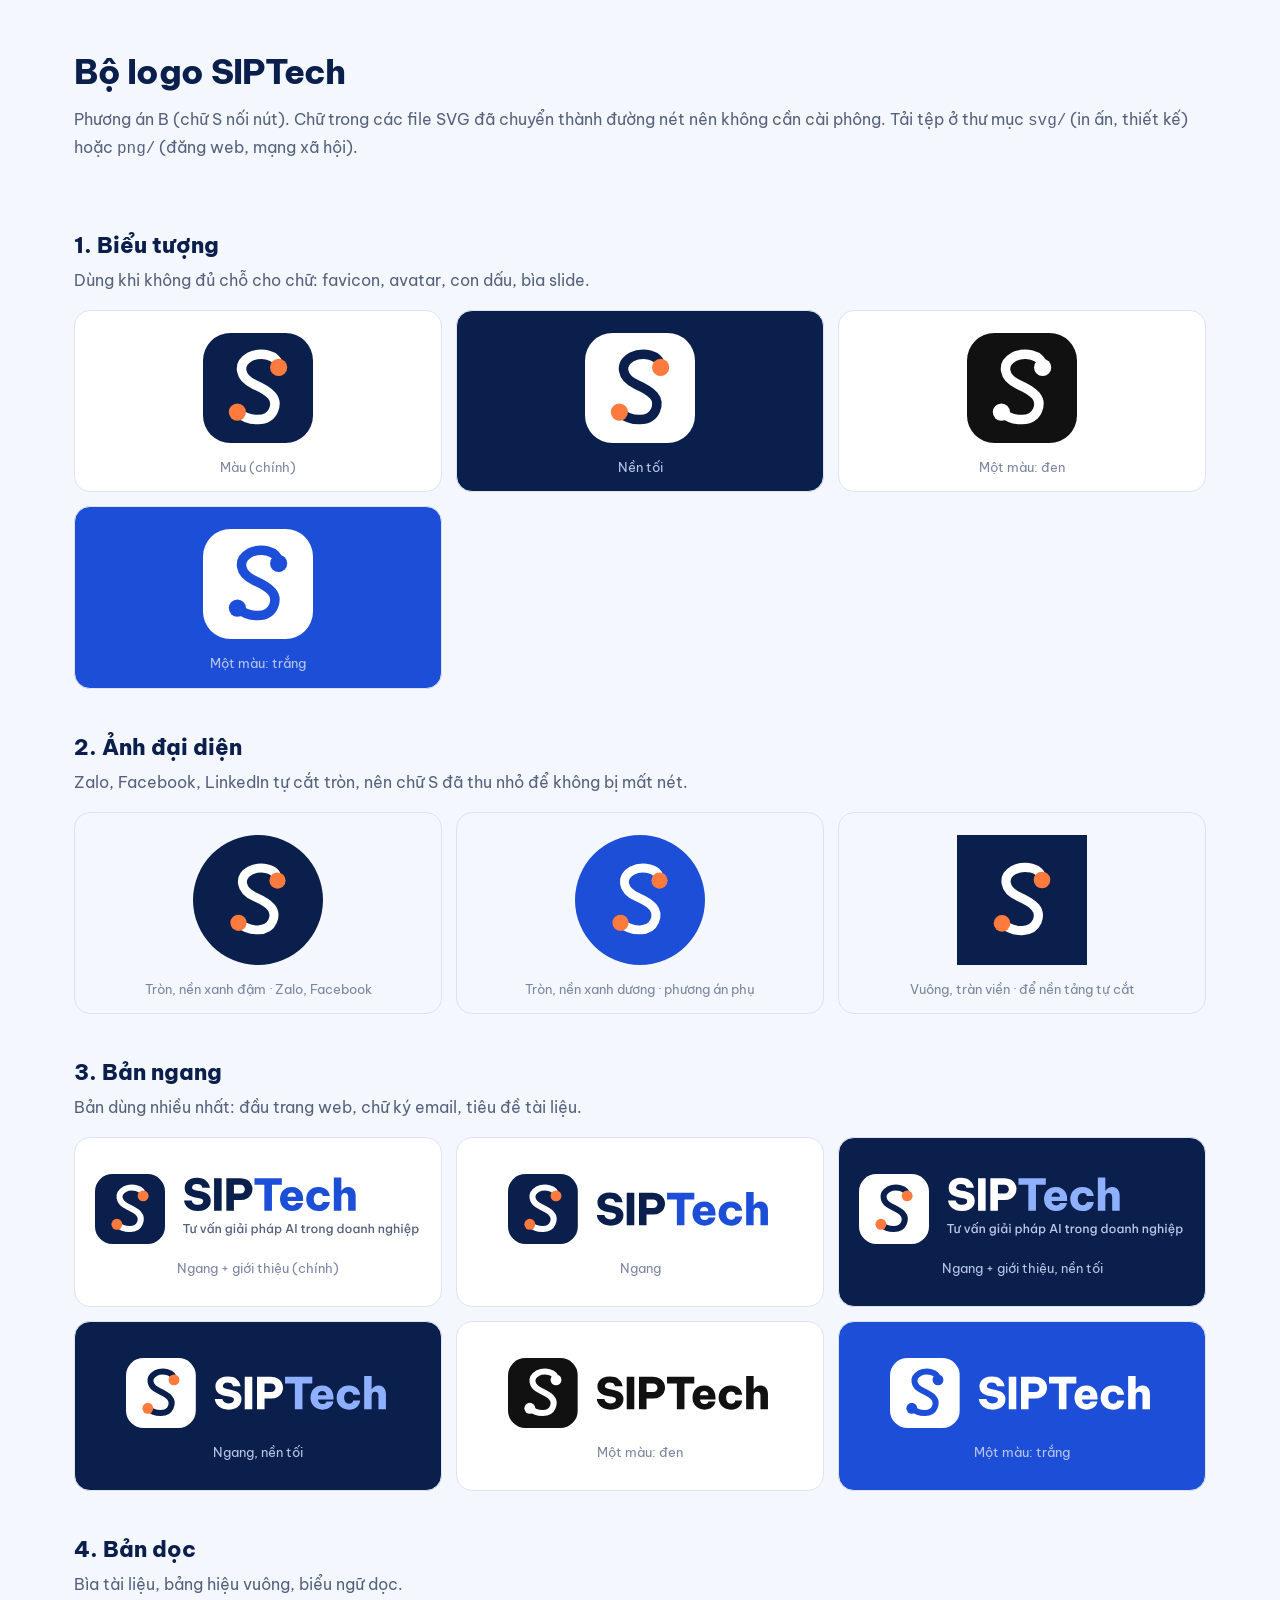
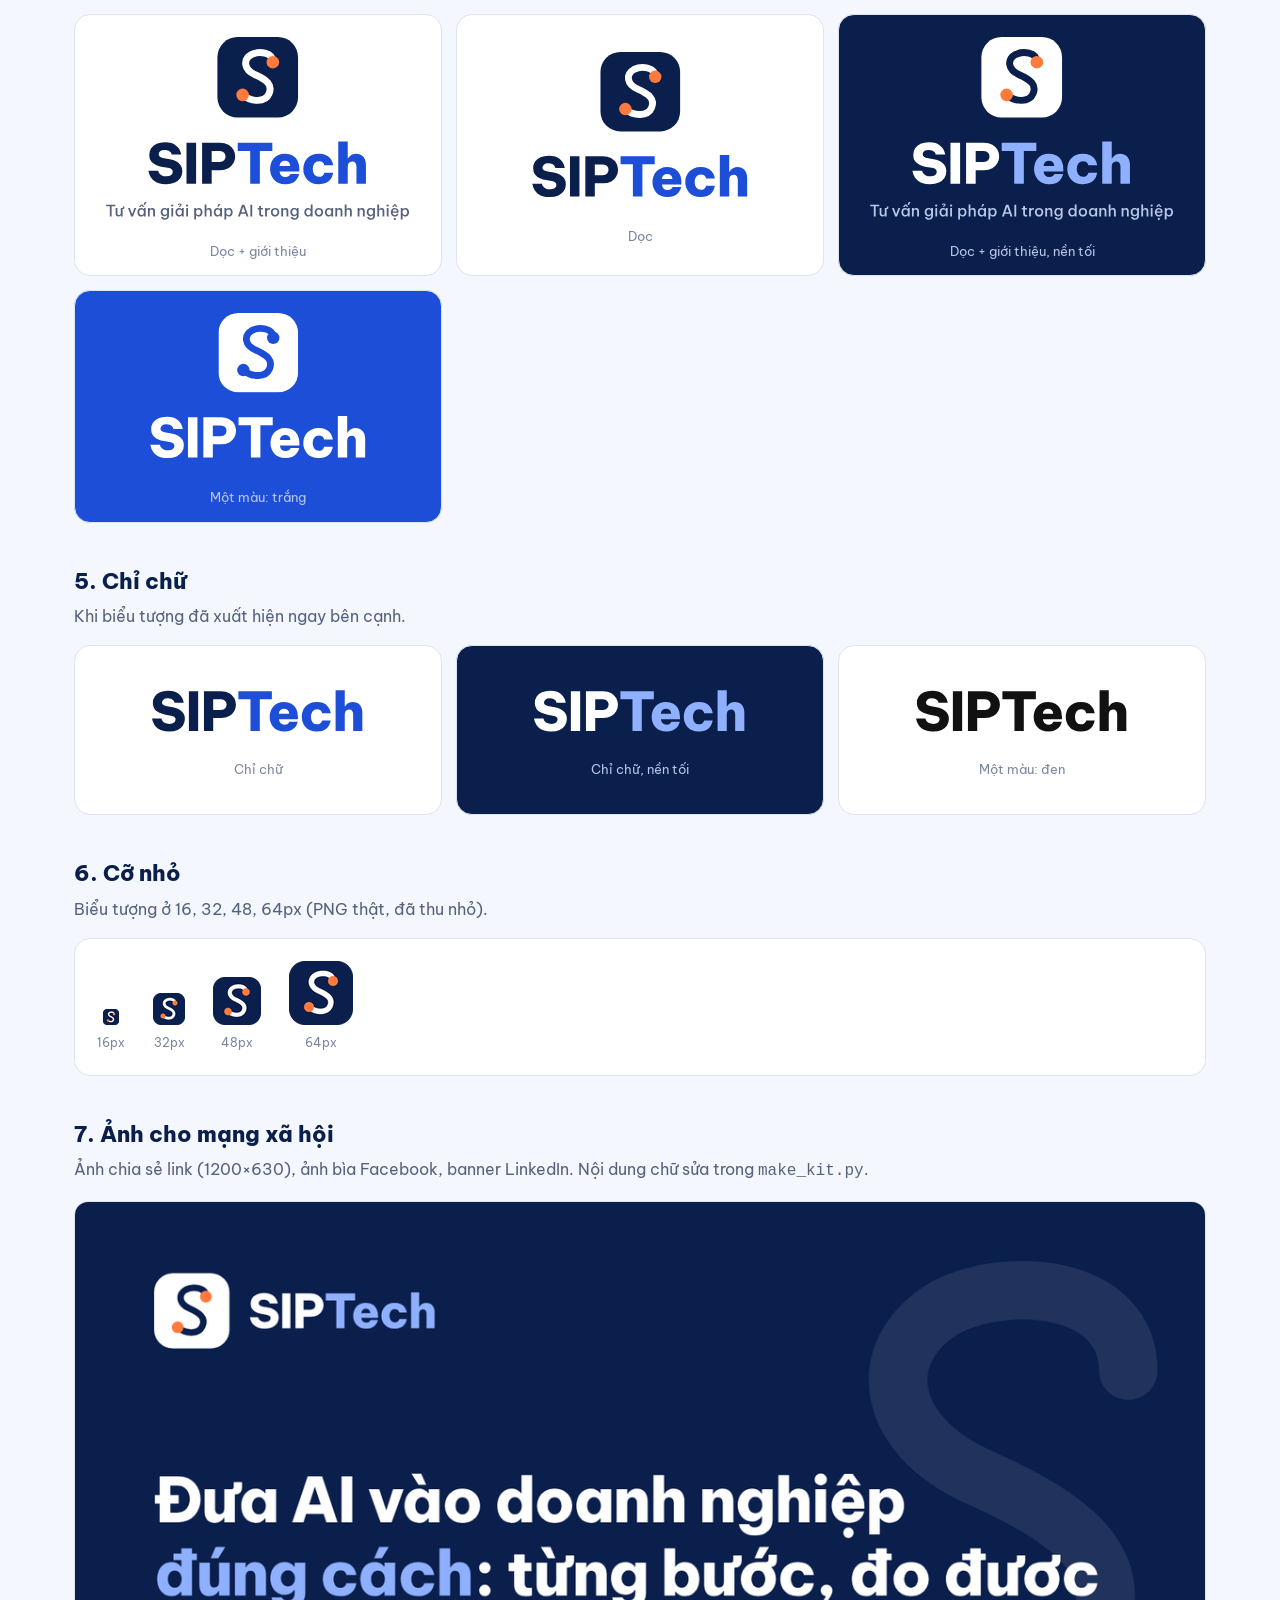
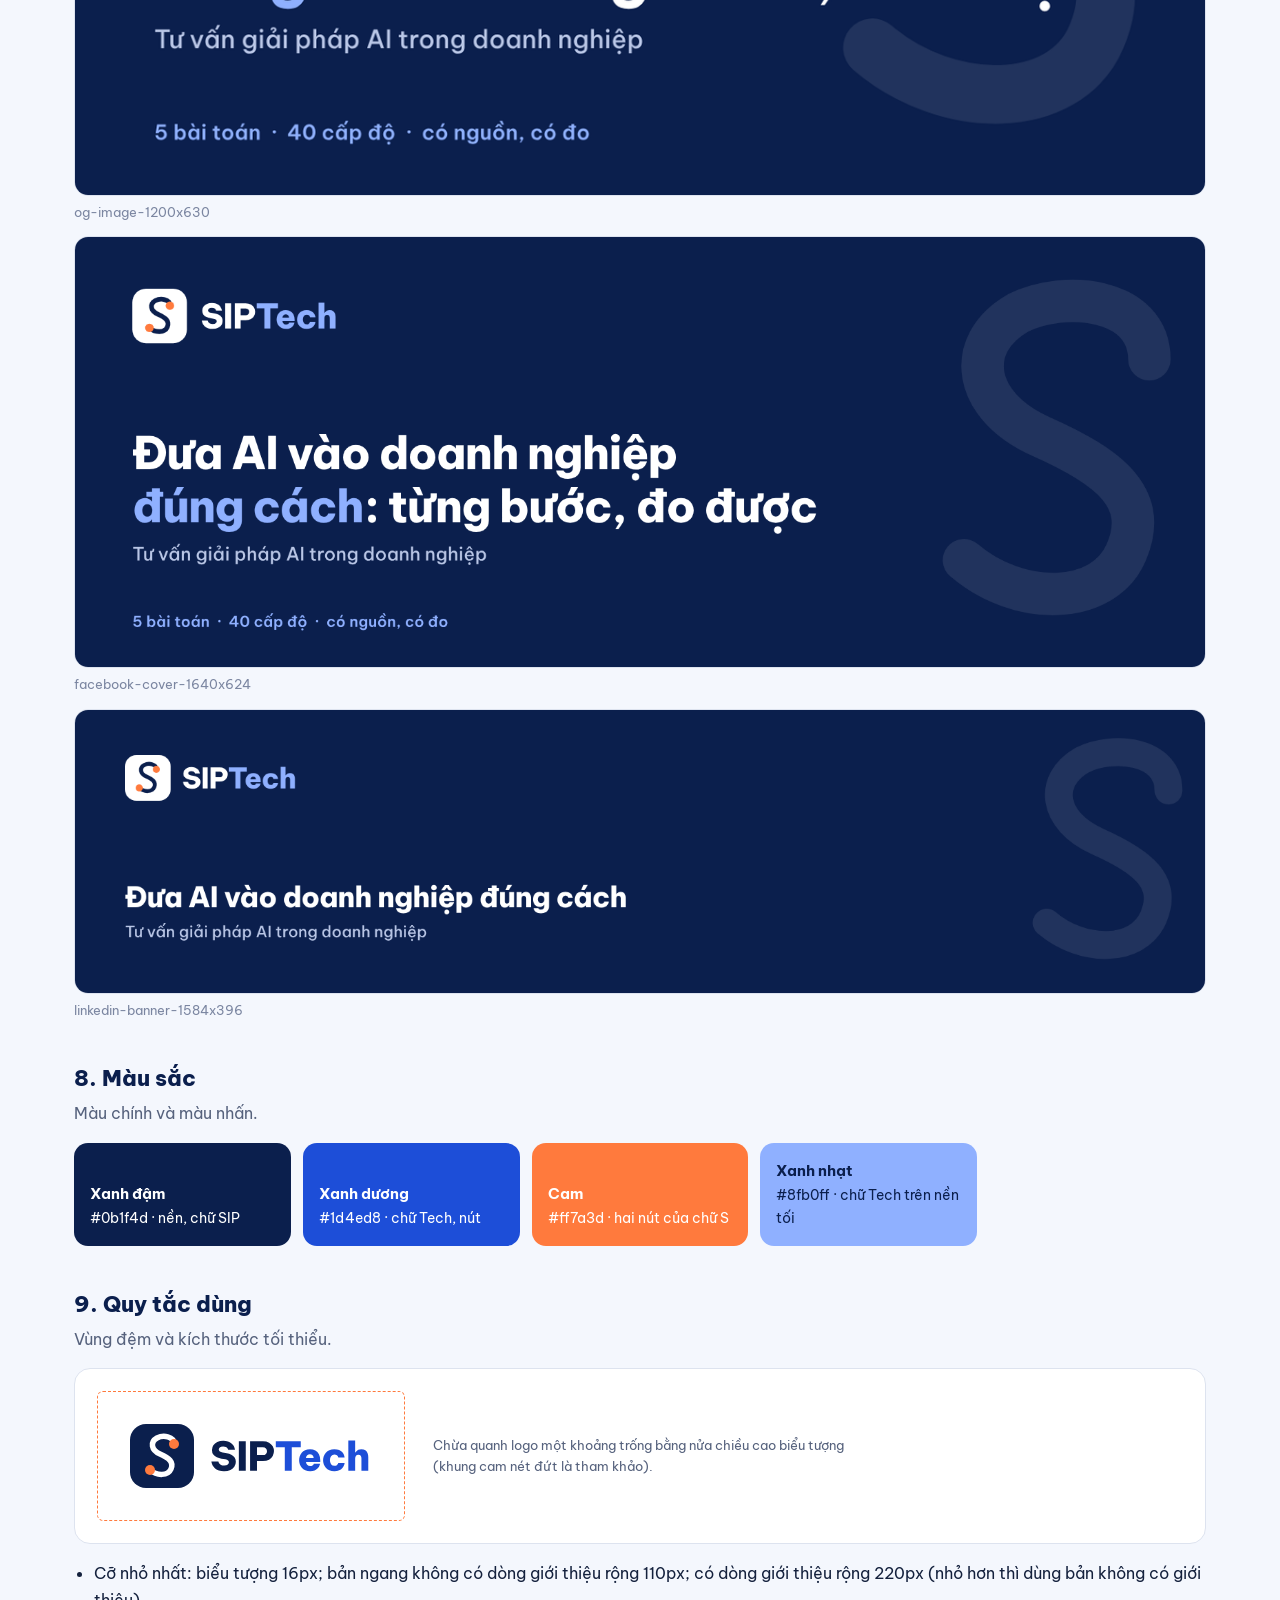
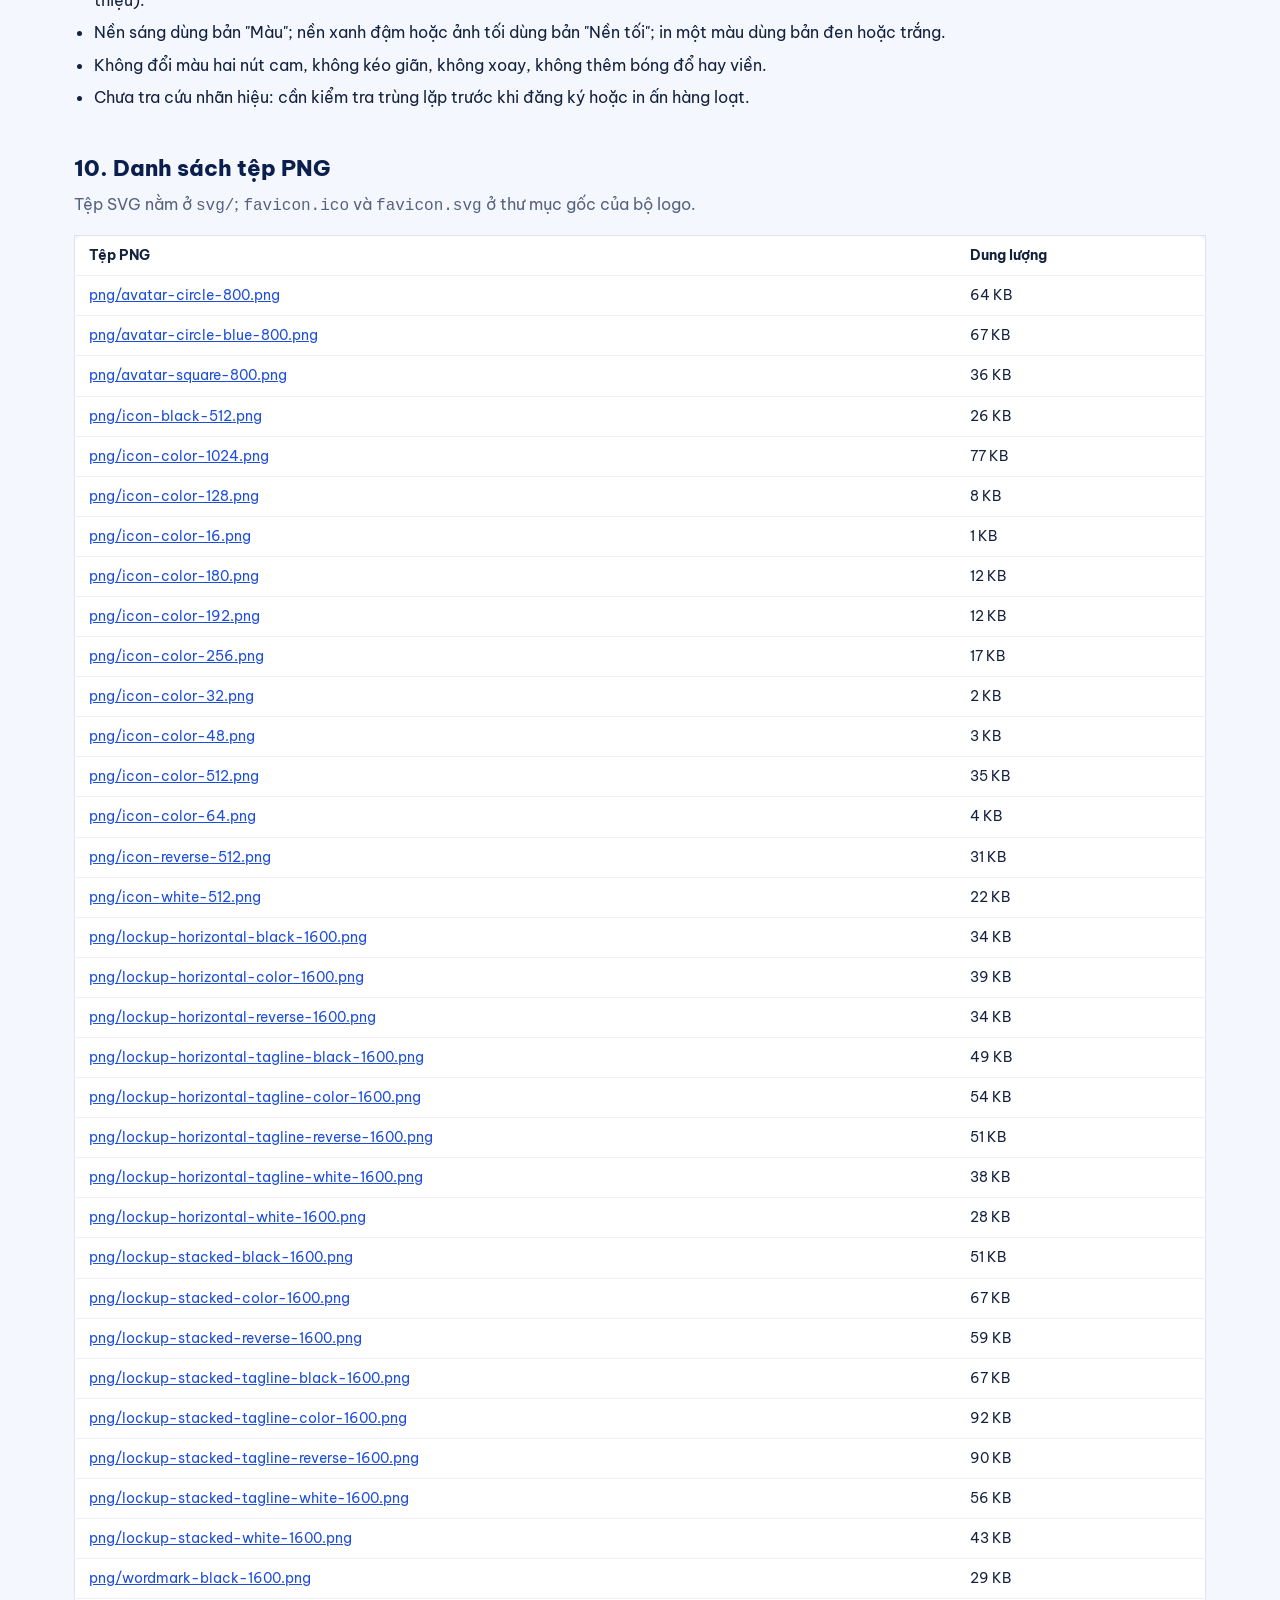
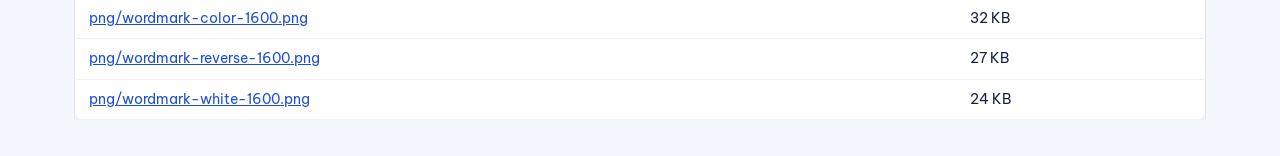
<file: design/logo-kit/index.html>
<!doctype html>
<html lang="vi"><head><meta charset="utf-8"><meta name="viewport" content="width=device-width,initial-scale=1">
<title>Bộ logo SIPTech</title>
<link rel="stylesheet" href="https://fonts.googleapis.com/css2?family=Be+Vietnam+Pro:wght@400;500;600;700;800&display=swap">
<style>
*{box-sizing:border-box}
body{margin:0;background:#f4f7fd;color:#14213d;font:16px/1.65 "Be Vietnam Pro",system-ui,sans-serif}
.wrap{max-width:1180px;margin:0 auto;padding:0 24px}
header{padding:44px 0 8px}
h1{font-size:34px;font-weight:800;letter-spacing:-.02em;margin:0 0 6px;color:#0b1f4d}
h2{font-size:22px;font-weight:800;margin:0 0 4px;color:#0b1f4d}
.sub{margin:0 0 16px;color:#56627d}
section{margin:40px 0}
.g{display:grid;grid-template-columns:repeat(auto-fill,minmax(300px,1fr));gap:14px}
.t{margin:0;border:1px solid #dde3ef;border-radius:16px;padding:22px 16px 14px;display:flex;flex-direction:column;align-items:center;justify-content:center;gap:14px;min-height:170px}
.t img{max-width:100%}
figcaption{font-size:12.5px;color:#7b86a1;text-align:center}
.t[style*="0b1f4d"] figcaption,.t[style*="1d4ed8"] figcaption{color:#b9c6e6}
.w{margin:0 0 14px}.w img{width:100%;border-radius:14px;border:1px solid #dde3ef;display:block}.w figcaption{margin-top:6px;text-align:left}
.row{display:flex;gap:28px;align-items:flex-end;background:#fff;border:1px solid #dde3ef;border-radius:16px;padding:22px}
.sm{display:flex;flex-direction:column;align-items:center;gap:8px}.sm small{color:#7b86a1;font-size:12px}
.sw{display:grid;grid-template-columns:repeat(auto-fill,minmax(180px,1fr));gap:12px}
.sw div{border-radius:14px;padding:16px;color:#fff;font-size:14px;min-height:96px;display:flex;flex-direction:column;justify-content:flex-end}
.sw b{font-size:15px}
ul{color:#14213d;padding-left:20px}li{margin-bottom:6px}
table{width:100%;border-collapse:collapse;background:#fff;border:1px solid #dde3ef;border-radius:12px;font-size:14px}
td,th{text-align:left;padding:8px 14px;border-bottom:1px solid #eef1f7}a{color:#1d4ed8}
.clr{display:flex;gap:28px;flex-wrap:wrap;align-items:center;background:#fff;border:1px solid #dde3ef;border-radius:16px;padding:22px}
.clr .box{position:relative;padding:32px;border:1.5px dashed #ff7a3d;border-radius:6px}
.clr .box img{height:64px;display:block}
.clr small{color:#56627d;max-width:420px}
</style></head><body><div class="wrap">
<header><h1>Bộ logo SIPTech</h1>
<p class="sub">Phương án B (chữ S nối nút). Chữ trong các file SVG đã chuyển thành đường nét nên không cần cài phông. Tải tệp ở thư mục <code>svg/</code> (in ấn, thiết kế) hoặc <code>png/</code> (đăng web, mạng xã hội).</p></header>

<section><h2>1. Biểu tượng</h2><p class="sub">Dùng khi không đủ chỗ cho chữ: favicon, avatar, con dấu, bìa slide.</p><div class="g"><figure class="t" style="background:#fff"><img src="svg/icon-color.svg" style="height:110px" alt="Màu (chính)"><figcaption>Màu (chính)</figcaption></figure><figure class="t" style="background:#0b1f4d"><img src="svg/icon-reverse.svg" style="height:110px" alt="Nền tối"><figcaption>Nền tối</figcaption></figure><figure class="t" style="background:#fff"><img src="svg/icon-black.svg" style="height:110px" alt="Một màu: đen"><figcaption>Một màu: đen</figcaption></figure><figure class="t" style="background:#1d4ed8"><img src="svg/icon-white.svg" style="height:110px" alt="Một màu: trắng"><figcaption>Một màu: trắng</figcaption></figure></div></section>
<section><h2>2. Ảnh đại diện</h2><p class="sub">Zalo, Facebook, LinkedIn tự cắt tròn, nên chữ S đã thu nhỏ để không bị mất nét.</p><div class="g"><figure class="t" style="background:#f4f7fd"><img src="svg/avatar-circle.svg" style="height:130px" alt="Tròn, nền xanh đậm"><figcaption>Tròn, nền xanh đậm · Zalo, Facebook</figcaption></figure><figure class="t" style="background:#f4f7fd"><img src="svg/avatar-circle-blue.svg" style="height:130px" alt="Tròn, nền xanh dương"><figcaption>Tròn, nền xanh dương · phương án phụ</figcaption></figure><figure class="t" style="background:#f4f7fd"><img src="svg/avatar-square.svg" style="height:130px" alt="Vuông, tràn viền"><figcaption>Vuông, tràn viền · để nền tảng tự cắt</figcaption></figure></div></section>
<section><h2>3. Bản ngang</h2><p class="sub">Bản dùng nhiều nhất: đầu trang web, chữ ký email, tiêu đề tài liệu.</p><div class="g"><figure class="t" style="background:#fff"><img src="svg/lockup-horizontal-tagline-color.svg" style="height:70px" alt="Ngang + giới thiệu (chính)"><figcaption>Ngang + giới thiệu (chính)</figcaption></figure><figure class="t" style="background:#fff"><img src="svg/lockup-horizontal-color.svg" style="height:70px" alt="Ngang"><figcaption>Ngang</figcaption></figure><figure class="t" style="background:#0b1f4d"><img src="svg/lockup-horizontal-tagline-reverse.svg" style="height:70px" alt="Ngang + giới thiệu, nền tối"><figcaption>Ngang + giới thiệu, nền tối</figcaption></figure><figure class="t" style="background:#0b1f4d"><img src="svg/lockup-horizontal-reverse.svg" style="height:70px" alt="Ngang, nền tối"><figcaption>Ngang, nền tối</figcaption></figure><figure class="t" style="background:#fff"><img src="svg/lockup-horizontal-black.svg" style="height:70px" alt="Một màu: đen"><figcaption>Một màu: đen</figcaption></figure><figure class="t" style="background:#1d4ed8"><img src="svg/lockup-horizontal-white.svg" style="height:70px" alt="Một màu: trắng"><figcaption>Một màu: trắng</figcaption></figure></div></section>
<section><h2>4. Bản dọc</h2><p class="sub">Bìa tài liệu, bảng hiệu vuông, biểu ngữ dọc.</p><div class="g"><figure class="t" style="background:#fff"><img src="svg/lockup-stacked-tagline-color.svg" style="height:190px" alt="Dọc + giới thiệu"><figcaption>Dọc + giới thiệu</figcaption></figure><figure class="t" style="background:#fff"><img src="svg/lockup-stacked-color.svg" style="height:160px" alt="Dọc"><figcaption>Dọc</figcaption></figure><figure class="t" style="background:#0b1f4d"><img src="svg/lockup-stacked-tagline-reverse.svg" style="height:190px" alt="Dọc + giới thiệu, nền tối"><figcaption>Dọc + giới thiệu, nền tối</figcaption></figure><figure class="t" style="background:#1d4ed8"><img src="svg/lockup-stacked-white.svg" style="height:160px" alt="Một màu: trắng"><figcaption>Một màu: trắng</figcaption></figure></div></section>
<section><h2>5. Chỉ chữ</h2><p class="sub">Khi biểu tượng đã xuất hiện ngay bên cạnh.</p><div class="g"><figure class="t" style="background:#fff"><img src="svg/wordmark-color.svg" style="height:56px" alt="Chỉ chữ"><figcaption>Chỉ chữ</figcaption></figure><figure class="t" style="background:#0b1f4d"><img src="svg/wordmark-reverse.svg" style="height:56px" alt="Chỉ chữ, nền tối"><figcaption>Chỉ chữ, nền tối</figcaption></figure><figure class="t" style="background:#fff"><img src="svg/wordmark-black.svg" style="height:56px" alt="Một màu: đen"><figcaption>Một màu: đen</figcaption></figure></div></section>
<section><h2>6. Cỡ nhỏ</h2><p class="sub">Biểu tượng ở 16, 32, 48, 64px (PNG thật, đã thu nhỏ).</p><div class="row"><span class="sm"><img src="png/icon-color-16.png" width="16" height="16" alt=""><small>16px</small></span><span class="sm"><img src="png/icon-color-32.png" width="32" height="32" alt=""><small>32px</small></span><span class="sm"><img src="png/icon-color-48.png" width="48" height="48" alt=""><small>48px</small></span><span class="sm"><img src="png/icon-color-64.png" width="64" height="64" alt=""><small>64px</small></span></div></section>
<section><h2>7. Ảnh cho mạng xã hội</h2><p class="sub">Ảnh chia sẻ link (1200×630), ảnh bìa Facebook, banner LinkedIn. Nội dung chữ sửa trong <code>make_kit.py</code>.</p><figure class="w"><img src="social/og-image-1200x630.png" alt="og-image-1200x630"><figcaption>og-image-1200x630</figcaption></figure><figure class="w"><img src="social/facebook-cover-1640x624.png" alt="facebook-cover-1640x624"><figcaption>facebook-cover-1640x624</figcaption></figure><figure class="w"><img src="social/linkedin-banner-1584x396.png" alt="linkedin-banner-1584x396"><figcaption>linkedin-banner-1584x396</figcaption></figure></section>

<section><h2>8. Màu sắc</h2><p class="sub">Màu chính và màu nhấn.</p><div class="sw">
<div style="background:#0b1f4d"><b>Xanh đậm</b>#0b1f4d · nền, chữ SIP</div>
<div style="background:#1d4ed8"><b>Xanh dương</b>#1d4ed8 · chữ Tech, nút</div>
<div style="background:#ff7a3d"><b>Cam</b>#ff7a3d · hai nút của chữ S</div>
<div style="background:#8fb0ff;color:#0b1f4d"><b>Xanh nhạt</b>#8fb0ff · chữ Tech trên nền tối</div>
</div></section>

<section><h2>9. Quy tắc dùng</h2><p class="sub">Vùng đệm và kích thước tối thiểu.</p>
<div class="clr"><div class="box"><img src="svg/lockup-horizontal-color.svg" alt=""></div>
<small>Chừa quanh logo một khoảng trống bằng nửa chiều cao biểu tượng (khung cam nét đứt là tham khảo).</small></div>
<ul>
<li>Cỡ nhỏ nhất: biểu tượng 16px; bản ngang không có dòng giới thiệu rộng 110px; có dòng giới thiệu rộng 220px (nhỏ hơn thì dùng bản không có giới thiệu).</li>
<li>Nền sáng dùng bản "Màu"; nền xanh đậm hoặc ảnh tối dùng bản "Nền tối"; in một màu dùng bản đen hoặc trắng.</li>
<li>Không đổi màu hai nút cam, không kéo giãn, không xoay, không thêm bóng đổ hay viền.</li>
<li>Chưa tra cứu nhãn hiệu: cần kiểm tra trùng lặp trước khi đăng ký hoặc in ấn hàng loạt.</li>
</ul></section>

<section><h2>10. Danh sách tệp PNG</h2><p class="sub">Tệp SVG nằm ở <code>svg/</code>; <code>favicon.ico</code> và <code>favicon.svg</code> ở thư mục gốc của bộ logo.</p><table><tr><th>Tệp PNG</th><th>Dung lượng</th></tr><tr><td><a href="png/avatar-circle-800.png">png/avatar-circle-800.png</a></td><td>64 KB</td></tr><tr><td><a href="png/avatar-circle-blue-800.png">png/avatar-circle-blue-800.png</a></td><td>67 KB</td></tr><tr><td><a href="png/avatar-square-800.png">png/avatar-square-800.png</a></td><td>36 KB</td></tr><tr><td><a href="png/icon-black-512.png">png/icon-black-512.png</a></td><td>26 KB</td></tr><tr><td><a href="png/icon-color-1024.png">png/icon-color-1024.png</a></td><td>77 KB</td></tr><tr><td><a href="png/icon-color-128.png">png/icon-color-128.png</a></td><td>8 KB</td></tr><tr><td><a href="png/icon-color-16.png">png/icon-color-16.png</a></td><td>1 KB</td></tr><tr><td><a href="png/icon-color-180.png">png/icon-color-180.png</a></td><td>12 KB</td></tr><tr><td><a href="png/icon-color-192.png">png/icon-color-192.png</a></td><td>12 KB</td></tr><tr><td><a href="png/icon-color-256.png">png/icon-color-256.png</a></td><td>17 KB</td></tr><tr><td><a href="png/icon-color-32.png">png/icon-color-32.png</a></td><td>2 KB</td></tr><tr><td><a href="png/icon-color-48.png">png/icon-color-48.png</a></td><td>3 KB</td></tr><tr><td><a href="png/icon-color-512.png">png/icon-color-512.png</a></td><td>35 KB</td></tr><tr><td><a href="png/icon-color-64.png">png/icon-color-64.png</a></td><td>4 KB</td></tr><tr><td><a href="png/icon-reverse-512.png">png/icon-reverse-512.png</a></td><td>31 KB</td></tr><tr><td><a href="png/icon-white-512.png">png/icon-white-512.png</a></td><td>22 KB</td></tr><tr><td><a href="png/lockup-horizontal-black-1600.png">png/lockup-horizontal-black-1600.png</a></td><td>34 KB</td></tr><tr><td><a href="png/lockup-horizontal-color-1600.png">png/lockup-horizontal-color-1600.png</a></td><td>39 KB</td></tr><tr><td><a href="png/lockup-horizontal-reverse-1600.png">png/lockup-horizontal-reverse-1600.png</a></td><td>34 KB</td></tr><tr><td><a href="png/lockup-horizontal-tagline-black-1600.png">png/lockup-horizontal-tagline-black-1600.png</a></td><td>49 KB</td></tr><tr><td><a href="png/lockup-horizontal-tagline-color-1600.png">png/lockup-horizontal-tagline-color-1600.png</a></td><td>54 KB</td></tr><tr><td><a href="png/lockup-horizontal-tagline-reverse-1600.png">png/lockup-horizontal-tagline-reverse-1600.png</a></td><td>51 KB</td></tr><tr><td><a href="png/lockup-horizontal-tagline-white-1600.png">png/lockup-horizontal-tagline-white-1600.png</a></td><td>38 KB</td></tr><tr><td><a href="png/lockup-horizontal-white-1600.png">png/lockup-horizontal-white-1600.png</a></td><td>28 KB</td></tr><tr><td><a href="png/lockup-stacked-black-1600.png">png/lockup-stacked-black-1600.png</a></td><td>51 KB</td></tr><tr><td><a href="png/lockup-stacked-color-1600.png">png/lockup-stacked-color-1600.png</a></td><td>67 KB</td></tr><tr><td><a href="png/lockup-stacked-reverse-1600.png">png/lockup-stacked-reverse-1600.png</a></td><td>59 KB</td></tr><tr><td><a href="png/lockup-stacked-tagline-black-1600.png">png/lockup-stacked-tagline-black-1600.png</a></td><td>67 KB</td></tr><tr><td><a href="png/lockup-stacked-tagline-color-1600.png">png/lockup-stacked-tagline-color-1600.png</a></td><td>92 KB</td></tr><tr><td><a href="png/lockup-stacked-tagline-reverse-1600.png">png/lockup-stacked-tagline-reverse-1600.png</a></td><td>90 KB</td></tr><tr><td><a href="png/lockup-stacked-tagline-white-1600.png">png/lockup-stacked-tagline-white-1600.png</a></td><td>56 KB</td></tr><tr><td><a href="png/lockup-stacked-white-1600.png">png/lockup-stacked-white-1600.png</a></td><td>43 KB</td></tr><tr><td><a href="png/wordmark-black-1600.png">png/wordmark-black-1600.png</a></td><td>29 KB</td></tr><tr><td><a href="png/wordmark-color-1600.png">png/wordmark-color-1600.png</a></td><td>32 KB</td></tr><tr><td><a href="png/wordmark-reverse-1600.png">png/wordmark-reverse-1600.png</a></td><td>27 KB</td></tr><tr><td><a href="png/wordmark-white-1600.png">png/wordmark-white-1600.png</a></td><td>24 KB</td></tr></table></section>
</div></body></html>
</file>
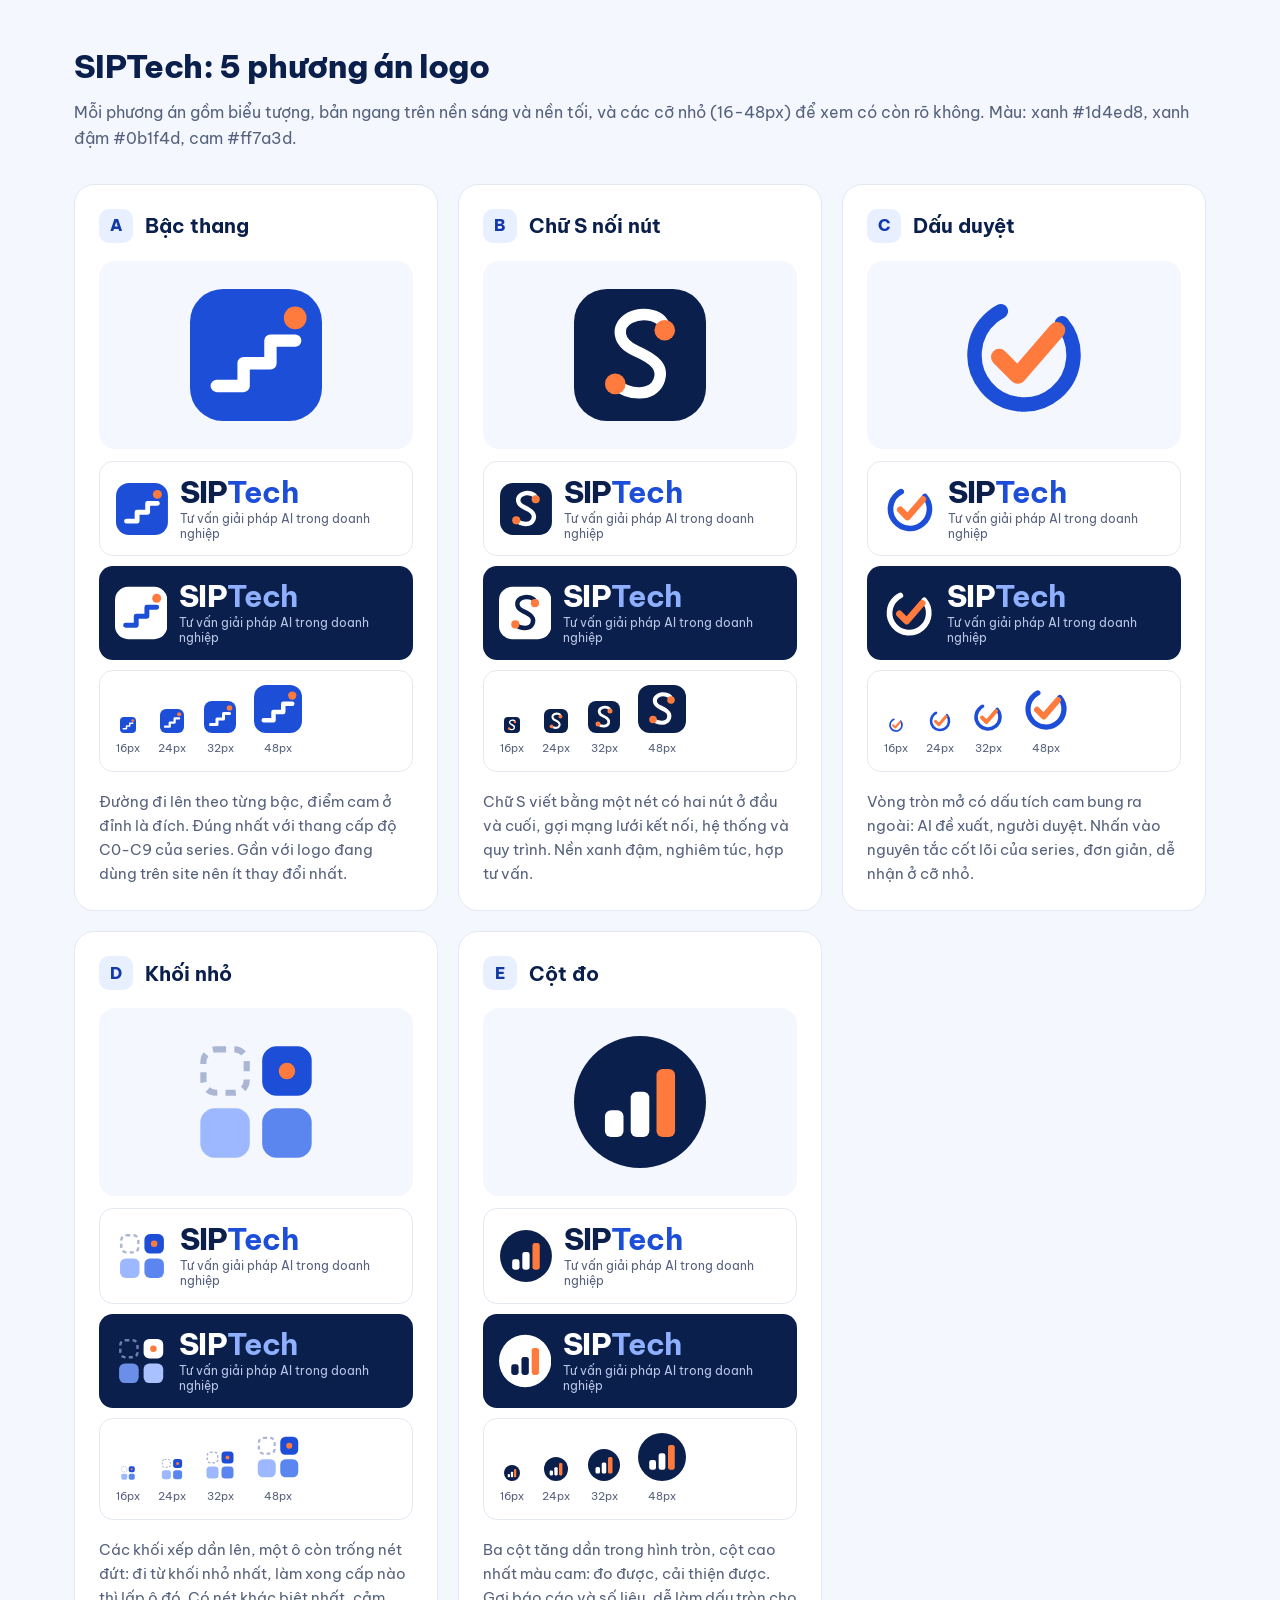
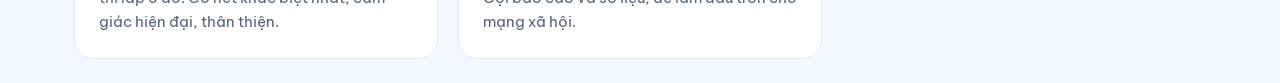
<file: design/logo-options/index.html>
<!doctype html>
<html lang="vi"><head><meta charset="utf-8"><meta name="viewport" content="width=device-width,initial-scale=1">
<title>SIPTech: 5 phương án logo</title>
<link rel="stylesheet" href="https://fonts.googleapis.com/css2?family=Be+Vietnam+Pro:wght@400;500;600;700;800&display=swap">
<style>
*{box-sizing:border-box}
body{margin:0;background:#f4f7fd;color:#14213d;font:16px/1.65 "Be Vietnam Pro",system-ui,sans-serif}
header{max-width:1180px;margin:0 auto;padding:40px 24px 8px}
h1{font-size:32px;font-weight:800;letter-spacing:-.02em;margin:0 0 6px;color:#0b1f4d}
header p{margin:0;color:#56627d}
.grid{max-width:1180px;margin:0 auto;padding:24px;display:grid;grid-template-columns:repeat(auto-fill,minmax(340px,1fr));gap:20px}
.card{background:#fff;border:1px solid #e3e8f2;border-radius:20px;padding:24px;display:flex;flex-direction:column}
.top{display:flex;align-items:center;gap:12px}
.key{width:34px;height:34px;border-radius:10px;background:#e8efff;color:#1239a8;display:grid;place-items:center;font-weight:800}
h2{font-size:20px;margin:0;color:#0b1f4d}
.big{display:grid;place-items:center;background:#f4f7fd;border-radius:16px;padding:28px;margin:18px 0 12px}
.row{border-radius:14px;padding:14px 16px;margin-bottom:10px}
.row.l{border:1px solid #e3e8f2}.row.d{background:#0b1f4d}
.row.s{display:flex;align-items:flex-end;gap:18px;border:1px solid #e3e8f2}
.sm{display:flex;flex-direction:column;align-items:center;gap:6px}.sm small{color:#56627d;font-size:11px}
.lock{display:flex;align-items:center;gap:12px}
.wm{font-weight:800;font-size:30px;letter-spacing:-.03em;line-height:1.1}
.tg{font-size:11.5px;line-height:1.3;margin-top:3px}
.card p{margin:8px 0 0;color:#56627d;font-size:14.5px}
</style></head><body>
<header><h1>SIPTech: 5 phương án logo</h1>
<p>Mỗi phương án gồm biểu tượng, bản ngang trên nền sáng và nền tối, và các cỡ nhỏ (16-48px) để xem có còn rõ không. Màu: xanh #1d4ed8, xanh đậm #0b1f4d, cam #ff7a3d.</p></header>
<div class="grid">
<section class="card">
  <div class="top"><span class="key">A</span><h2>Bậc thang</h2></div>
  <div class="big"><svg xmlns="http://www.w3.org/2000/svg" viewBox="0 0 64 64" width="132" height="132"><rect width="64" height="64" rx="16" fill="#1d4ed8"/><path d="M13 47H26V36H39V25H51" fill="none" stroke="#fff" stroke-width="6" stroke-linecap="round" stroke-linejoin="round"/><circle cx="51" cy="14" r="5.5" fill="#ff7a3d"/></svg></div>
  <div class="rows">
    <div class="row l"><div class="lock light"><svg xmlns="http://www.w3.org/2000/svg" viewBox="0 0 64 64" width="56" height="56"><rect width="64" height="64" rx="16" fill="#1d4ed8"/><path d="M13 47H26V36H39V25H51" fill="none" stroke="#fff" stroke-width="6" stroke-linecap="round" stroke-linejoin="round"/><circle cx="51" cy="14" r="5.5" fill="#ff7a3d"/></svg><div><div class="wm" style="color:#0b1f4d">SIP<b style="color:#1d4ed8">Tech</b></div><div class="tg" style="color:#56627d">Tư vấn giải pháp AI trong doanh nghiệp</div></div></div></div>
    <div class="row d"><div class="lock dark"><svg xmlns="http://www.w3.org/2000/svg" viewBox="0 0 64 64" width="56" height="56"><rect width="64" height="64" rx="16" fill="#fff"/><path d="M13 47H26V36H39V25H51" fill="none" stroke="#1d4ed8" stroke-width="6" stroke-linecap="round" stroke-linejoin="round"/><circle cx="51" cy="14" r="5.5" fill="#ff7a3d"/></svg><div><div class="wm" style="color:#fff">SIP<b style="color:#8fb0ff">Tech</b></div><div class="tg" style="color:#b9c6e6">Tư vấn giải pháp AI trong doanh nghiệp</div></div></div></div>
    <div class="row s"><span class="sm"><svg xmlns="http://www.w3.org/2000/svg" viewBox="0 0 64 64" width="16" height="16"><rect width="64" height="64" rx="16" fill="#1d4ed8"/><path d="M13 47H26V36H39V25H51" fill="none" stroke="#fff" stroke-width="6" stroke-linecap="round" stroke-linejoin="round"/><circle cx="51" cy="14" r="5.5" fill="#ff7a3d"/></svg><small>16px</small></span><span class="sm"><svg xmlns="http://www.w3.org/2000/svg" viewBox="0 0 64 64" width="24" height="24"><rect width="64" height="64" rx="16" fill="#1d4ed8"/><path d="M13 47H26V36H39V25H51" fill="none" stroke="#fff" stroke-width="6" stroke-linecap="round" stroke-linejoin="round"/><circle cx="51" cy="14" r="5.5" fill="#ff7a3d"/></svg><small>24px</small></span><span class="sm"><svg xmlns="http://www.w3.org/2000/svg" viewBox="0 0 64 64" width="32" height="32"><rect width="64" height="64" rx="16" fill="#1d4ed8"/><path d="M13 47H26V36H39V25H51" fill="none" stroke="#fff" stroke-width="6" stroke-linecap="round" stroke-linejoin="round"/><circle cx="51" cy="14" r="5.5" fill="#ff7a3d"/></svg><small>32px</small></span><span class="sm"><svg xmlns="http://www.w3.org/2000/svg" viewBox="0 0 64 64" width="48" height="48"><rect width="64" height="64" rx="16" fill="#1d4ed8"/><path d="M13 47H26V36H39V25H51" fill="none" stroke="#fff" stroke-width="6" stroke-linecap="round" stroke-linejoin="round"/><circle cx="51" cy="14" r="5.5" fill="#ff7a3d"/></svg><small>48px</small></span></div>
  </div>
  <p>Đường đi lên theo từng bậc, điểm cam ở đỉnh là đích. Đúng nhất với thang cấp độ C0-C9 của series. Gần với logo đang dùng trên site nên ít thay đổi nhất.</p>
</section>
<section class="card">
  <div class="top"><span class="key">B</span><h2>Chữ S nối nút</h2></div>
  <div class="big"><svg xmlns="http://www.w3.org/2000/svg" viewBox="0 0 64 64" width="132" height="132"><rect width="64" height="64" rx="16" fill="#0b1f4d"/><path d="M44 20C44 12 33 11 27 14C20 18 21 26 30 30C39 34 44 38 41 45C38 52 27 52 20 46" fill="none" stroke="#fff" stroke-width="5.5" stroke-linecap="round"/><circle cx="44" cy="20" r="5" fill="#ff7a3d"/><circle cx="20" cy="46" r="5" fill="#ff7a3d"/></svg></div>
  <div class="rows">
    <div class="row l"><div class="lock light"><svg xmlns="http://www.w3.org/2000/svg" viewBox="0 0 64 64" width="56" height="56"><rect width="64" height="64" rx="16" fill="#0b1f4d"/><path d="M44 20C44 12 33 11 27 14C20 18 21 26 30 30C39 34 44 38 41 45C38 52 27 52 20 46" fill="none" stroke="#fff" stroke-width="5.5" stroke-linecap="round"/><circle cx="44" cy="20" r="5" fill="#ff7a3d"/><circle cx="20" cy="46" r="5" fill="#ff7a3d"/></svg><div><div class="wm" style="color:#0b1f4d">SIP<b style="color:#1d4ed8">Tech</b></div><div class="tg" style="color:#56627d">Tư vấn giải pháp AI trong doanh nghiệp</div></div></div></div>
    <div class="row d"><div class="lock dark"><svg xmlns="http://www.w3.org/2000/svg" viewBox="0 0 64 64" width="56" height="56"><rect width="64" height="64" rx="16" fill="#fff"/><path d="M44 20C44 12 33 11 27 14C20 18 21 26 30 30C39 34 44 38 41 45C38 52 27 52 20 46" fill="none" stroke="#0b1f4d" stroke-width="5.5" stroke-linecap="round"/><circle cx="44" cy="20" r="5" fill="#ff7a3d"/><circle cx="20" cy="46" r="5" fill="#ff7a3d"/></svg><div><div class="wm" style="color:#fff">SIP<b style="color:#8fb0ff">Tech</b></div><div class="tg" style="color:#b9c6e6">Tư vấn giải pháp AI trong doanh nghiệp</div></div></div></div>
    <div class="row s"><span class="sm"><svg xmlns="http://www.w3.org/2000/svg" viewBox="0 0 64 64" width="16" height="16"><rect width="64" height="64" rx="16" fill="#0b1f4d"/><path d="M44 20C44 12 33 11 27 14C20 18 21 26 30 30C39 34 44 38 41 45C38 52 27 52 20 46" fill="none" stroke="#fff" stroke-width="5.5" stroke-linecap="round"/><circle cx="44" cy="20" r="5" fill="#ff7a3d"/><circle cx="20" cy="46" r="5" fill="#ff7a3d"/></svg><small>16px</small></span><span class="sm"><svg xmlns="http://www.w3.org/2000/svg" viewBox="0 0 64 64" width="24" height="24"><rect width="64" height="64" rx="16" fill="#0b1f4d"/><path d="M44 20C44 12 33 11 27 14C20 18 21 26 30 30C39 34 44 38 41 45C38 52 27 52 20 46" fill="none" stroke="#fff" stroke-width="5.5" stroke-linecap="round"/><circle cx="44" cy="20" r="5" fill="#ff7a3d"/><circle cx="20" cy="46" r="5" fill="#ff7a3d"/></svg><small>24px</small></span><span class="sm"><svg xmlns="http://www.w3.org/2000/svg" viewBox="0 0 64 64" width="32" height="32"><rect width="64" height="64" rx="16" fill="#0b1f4d"/><path d="M44 20C44 12 33 11 27 14C20 18 21 26 30 30C39 34 44 38 41 45C38 52 27 52 20 46" fill="none" stroke="#fff" stroke-width="5.5" stroke-linecap="round"/><circle cx="44" cy="20" r="5" fill="#ff7a3d"/><circle cx="20" cy="46" r="5" fill="#ff7a3d"/></svg><small>32px</small></span><span class="sm"><svg xmlns="http://www.w3.org/2000/svg" viewBox="0 0 64 64" width="48" height="48"><rect width="64" height="64" rx="16" fill="#0b1f4d"/><path d="M44 20C44 12 33 11 27 14C20 18 21 26 30 30C39 34 44 38 41 45C38 52 27 52 20 46" fill="none" stroke="#fff" stroke-width="5.5" stroke-linecap="round"/><circle cx="44" cy="20" r="5" fill="#ff7a3d"/><circle cx="20" cy="46" r="5" fill="#ff7a3d"/></svg><small>48px</small></span></div>
  </div>
  <p>Chữ S viết bằng một nét có hai nút ở đầu và cuối, gợi mạng lưới kết nối, hệ thống và quy trình. Nền xanh đậm, nghiêm túc, hợp tư vấn.</p>
</section>
<section class="card">
  <div class="top"><span class="key">C</span><h2>Dấu duyệt</h2></div>
  <div class="big"><svg xmlns="http://www.w3.org/2000/svg" viewBox="0 0 64 64" width="132" height="132"><circle cx="32" cy="32" r="24" fill="none" stroke="#1d4ed8" stroke-width="7" stroke-dasharray="118 33" stroke-linecap="round" transform="rotate(-40 32 32)"/><path d="M20 33L29 42L48 20" fill="none" stroke="#ff7a3d" stroke-width="8" stroke-linecap="round" stroke-linejoin="round"/></svg></div>
  <div class="rows">
    <div class="row l"><div class="lock light"><svg xmlns="http://www.w3.org/2000/svg" viewBox="0 0 64 64" width="56" height="56"><circle cx="32" cy="32" r="24" fill="none" stroke="#1d4ed8" stroke-width="7" stroke-dasharray="118 33" stroke-linecap="round" transform="rotate(-40 32 32)"/><path d="M20 33L29 42L48 20" fill="none" stroke="#ff7a3d" stroke-width="8" stroke-linecap="round" stroke-linejoin="round"/></svg><div><div class="wm" style="color:#0b1f4d">SIP<b style="color:#1d4ed8">Tech</b></div><div class="tg" style="color:#56627d">Tư vấn giải pháp AI trong doanh nghiệp</div></div></div></div>
    <div class="row d"><div class="lock dark"><svg xmlns="http://www.w3.org/2000/svg" viewBox="0 0 64 64" width="56" height="56"><circle cx="32" cy="32" r="24" fill="none" stroke="#fff" stroke-width="7" stroke-dasharray="118 33" stroke-linecap="round" transform="rotate(-40 32 32)"/><path d="M20 33L29 42L48 20" fill="none" stroke="#ff7a3d" stroke-width="8" stroke-linecap="round" stroke-linejoin="round"/></svg><div><div class="wm" style="color:#fff">SIP<b style="color:#8fb0ff">Tech</b></div><div class="tg" style="color:#b9c6e6">Tư vấn giải pháp AI trong doanh nghiệp</div></div></div></div>
    <div class="row s"><span class="sm"><svg xmlns="http://www.w3.org/2000/svg" viewBox="0 0 64 64" width="16" height="16"><circle cx="32" cy="32" r="24" fill="none" stroke="#1d4ed8" stroke-width="7" stroke-dasharray="118 33" stroke-linecap="round" transform="rotate(-40 32 32)"/><path d="M20 33L29 42L48 20" fill="none" stroke="#ff7a3d" stroke-width="8" stroke-linecap="round" stroke-linejoin="round"/></svg><small>16px</small></span><span class="sm"><svg xmlns="http://www.w3.org/2000/svg" viewBox="0 0 64 64" width="24" height="24"><circle cx="32" cy="32" r="24" fill="none" stroke="#1d4ed8" stroke-width="7" stroke-dasharray="118 33" stroke-linecap="round" transform="rotate(-40 32 32)"/><path d="M20 33L29 42L48 20" fill="none" stroke="#ff7a3d" stroke-width="8" stroke-linecap="round" stroke-linejoin="round"/></svg><small>24px</small></span><span class="sm"><svg xmlns="http://www.w3.org/2000/svg" viewBox="0 0 64 64" width="32" height="32"><circle cx="32" cy="32" r="24" fill="none" stroke="#1d4ed8" stroke-width="7" stroke-dasharray="118 33" stroke-linecap="round" transform="rotate(-40 32 32)"/><path d="M20 33L29 42L48 20" fill="none" stroke="#ff7a3d" stroke-width="8" stroke-linecap="round" stroke-linejoin="round"/></svg><small>32px</small></span><span class="sm"><svg xmlns="http://www.w3.org/2000/svg" viewBox="0 0 64 64" width="48" height="48"><circle cx="32" cy="32" r="24" fill="none" stroke="#1d4ed8" stroke-width="7" stroke-dasharray="118 33" stroke-linecap="round" transform="rotate(-40 32 32)"/><path d="M20 33L29 42L48 20" fill="none" stroke="#ff7a3d" stroke-width="8" stroke-linecap="round" stroke-linejoin="round"/></svg><small>48px</small></span></div>
  </div>
  <p>Vòng tròn mở có dấu tích cam bung ra ngoài: AI đề xuất, người duyệt. Nhấn vào nguyên tắc cốt lõi của series, đơn giản, dễ nhận ở cỡ nhỏ.</p>
</section>
<section class="card">
  <div class="top"><span class="key">D</span><h2>Khối nhỏ</h2></div>
  <div class="big"><svg xmlns="http://www.w3.org/2000/svg" viewBox="0 0 64 64" width="132" height="132"><rect x="5" y="35" width="24" height="24" rx="7" fill="#9db8ff"/><rect x="35" y="35" width="24" height="24" rx="7" fill="#5b86f0"/><rect x="35" y="5" width="24" height="24" rx="7" fill="#1d4ed8"/><rect x="6.5" y="6.5" width="21" height="21" rx="6" fill="none" stroke="#aab6d3" stroke-width="3" stroke-dasharray="5 4"/><circle cx="47" cy="17" r="4" fill="#ff7a3d"/></svg></div>
  <div class="rows">
    <div class="row l"><div class="lock light"><svg xmlns="http://www.w3.org/2000/svg" viewBox="0 0 64 64" width="56" height="56"><rect x="5" y="35" width="24" height="24" rx="7" fill="#9db8ff"/><rect x="35" y="35" width="24" height="24" rx="7" fill="#5b86f0"/><rect x="35" y="5" width="24" height="24" rx="7" fill="#1d4ed8"/><rect x="6.5" y="6.5" width="21" height="21" rx="6" fill="none" stroke="#aab6d3" stroke-width="3" stroke-dasharray="5 4"/><circle cx="47" cy="17" r="4" fill="#ff7a3d"/></svg><div><div class="wm" style="color:#0b1f4d">SIP<b style="color:#1d4ed8">Tech</b></div><div class="tg" style="color:#56627d">Tư vấn giải pháp AI trong doanh nghiệp</div></div></div></div>
    <div class="row d"><div class="lock dark"><svg xmlns="http://www.w3.org/2000/svg" viewBox="0 0 64 64" width="56" height="56"><rect x="5" y="35" width="24" height="24" rx="7" fill="#6b8fe8"/><rect x="35" y="35" width="24" height="24" rx="7" fill="#a9c1ff"/><rect x="35" y="5" width="24" height="24" rx="7" fill="#ffffff"/><rect x="6.5" y="6.5" width="21" height="21" rx="6" fill="none" stroke="#6c7fae" stroke-width="3" stroke-dasharray="5 4"/><circle cx="47" cy="17" r="4" fill="#ff7a3d"/></svg><div><div class="wm" style="color:#fff">SIP<b style="color:#8fb0ff">Tech</b></div><div class="tg" style="color:#b9c6e6">Tư vấn giải pháp AI trong doanh nghiệp</div></div></div></div>
    <div class="row s"><span class="sm"><svg xmlns="http://www.w3.org/2000/svg" viewBox="0 0 64 64" width="16" height="16"><rect x="5" y="35" width="24" height="24" rx="7" fill="#9db8ff"/><rect x="35" y="35" width="24" height="24" rx="7" fill="#5b86f0"/><rect x="35" y="5" width="24" height="24" rx="7" fill="#1d4ed8"/><rect x="6.5" y="6.5" width="21" height="21" rx="6" fill="none" stroke="#aab6d3" stroke-width="3" stroke-dasharray="5 4"/><circle cx="47" cy="17" r="4" fill="#ff7a3d"/></svg><small>16px</small></span><span class="sm"><svg xmlns="http://www.w3.org/2000/svg" viewBox="0 0 64 64" width="24" height="24"><rect x="5" y="35" width="24" height="24" rx="7" fill="#9db8ff"/><rect x="35" y="35" width="24" height="24" rx="7" fill="#5b86f0"/><rect x="35" y="5" width="24" height="24" rx="7" fill="#1d4ed8"/><rect x="6.5" y="6.5" width="21" height="21" rx="6" fill="none" stroke="#aab6d3" stroke-width="3" stroke-dasharray="5 4"/><circle cx="47" cy="17" r="4" fill="#ff7a3d"/></svg><small>24px</small></span><span class="sm"><svg xmlns="http://www.w3.org/2000/svg" viewBox="0 0 64 64" width="32" height="32"><rect x="5" y="35" width="24" height="24" rx="7" fill="#9db8ff"/><rect x="35" y="35" width="24" height="24" rx="7" fill="#5b86f0"/><rect x="35" y="5" width="24" height="24" rx="7" fill="#1d4ed8"/><rect x="6.5" y="6.5" width="21" height="21" rx="6" fill="none" stroke="#aab6d3" stroke-width="3" stroke-dasharray="5 4"/><circle cx="47" cy="17" r="4" fill="#ff7a3d"/></svg><small>32px</small></span><span class="sm"><svg xmlns="http://www.w3.org/2000/svg" viewBox="0 0 64 64" width="48" height="48"><rect x="5" y="35" width="24" height="24" rx="7" fill="#9db8ff"/><rect x="35" y="35" width="24" height="24" rx="7" fill="#5b86f0"/><rect x="35" y="5" width="24" height="24" rx="7" fill="#1d4ed8"/><rect x="6.5" y="6.5" width="21" height="21" rx="6" fill="none" stroke="#aab6d3" stroke-width="3" stroke-dasharray="5 4"/><circle cx="47" cy="17" r="4" fill="#ff7a3d"/></svg><small>48px</small></span></div>
  </div>
  <p>Các khối xếp dần lên, một ô còn trống nét đứt: đi từ khối nhỏ nhất, làm xong cấp nào thì lấp ô đó. Có nét khác biệt nhất, cảm giác hiện đại, thân thiện.</p>
</section>
<section class="card">
  <div class="top"><span class="key">E</span><h2>Cột đo</h2></div>
  <div class="big"><svg xmlns="http://www.w3.org/2000/svg" viewBox="0 0 64 64" width="132" height="132"><circle cx="32" cy="32" r="32" fill="#0b1f4d"/><rect x="15" y="36" width="9" height="13" rx="3" fill="#fff"/><rect x="27.5" y="27" width="9" height="22" rx="3" fill="#fff"/><rect x="40" y="16" width="9" height="33" rx="3" fill="#ff7a3d"/></svg></div>
  <div class="rows">
    <div class="row l"><div class="lock light"><svg xmlns="http://www.w3.org/2000/svg" viewBox="0 0 64 64" width="56" height="56"><circle cx="32" cy="32" r="32" fill="#0b1f4d"/><rect x="15" y="36" width="9" height="13" rx="3" fill="#fff"/><rect x="27.5" y="27" width="9" height="22" rx="3" fill="#fff"/><rect x="40" y="16" width="9" height="33" rx="3" fill="#ff7a3d"/></svg><div><div class="wm" style="color:#0b1f4d">SIP<b style="color:#1d4ed8">Tech</b></div><div class="tg" style="color:#56627d">Tư vấn giải pháp AI trong doanh nghiệp</div></div></div></div>
    <div class="row d"><div class="lock dark"><svg xmlns="http://www.w3.org/2000/svg" viewBox="0 0 64 64" width="56" height="56"><circle cx="32" cy="32" r="32" fill="#fff"/><rect x="15" y="36" width="9" height="13" rx="3" fill="#0b1f4d"/><rect x="27.5" y="27" width="9" height="22" rx="3" fill="#0b1f4d"/><rect x="40" y="16" width="9" height="33" rx="3" fill="#ff7a3d"/></svg><div><div class="wm" style="color:#fff">SIP<b style="color:#8fb0ff">Tech</b></div><div class="tg" style="color:#b9c6e6">Tư vấn giải pháp AI trong doanh nghiệp</div></div></div></div>
    <div class="row s"><span class="sm"><svg xmlns="http://www.w3.org/2000/svg" viewBox="0 0 64 64" width="16" height="16"><circle cx="32" cy="32" r="32" fill="#0b1f4d"/><rect x="15" y="36" width="9" height="13" rx="3" fill="#fff"/><rect x="27.5" y="27" width="9" height="22" rx="3" fill="#fff"/><rect x="40" y="16" width="9" height="33" rx="3" fill="#ff7a3d"/></svg><small>16px</small></span><span class="sm"><svg xmlns="http://www.w3.org/2000/svg" viewBox="0 0 64 64" width="24" height="24"><circle cx="32" cy="32" r="32" fill="#0b1f4d"/><rect x="15" y="36" width="9" height="13" rx="3" fill="#fff"/><rect x="27.5" y="27" width="9" height="22" rx="3" fill="#fff"/><rect x="40" y="16" width="9" height="33" rx="3" fill="#ff7a3d"/></svg><small>24px</small></span><span class="sm"><svg xmlns="http://www.w3.org/2000/svg" viewBox="0 0 64 64" width="32" height="32"><circle cx="32" cy="32" r="32" fill="#0b1f4d"/><rect x="15" y="36" width="9" height="13" rx="3" fill="#fff"/><rect x="27.5" y="27" width="9" height="22" rx="3" fill="#fff"/><rect x="40" y="16" width="9" height="33" rx="3" fill="#ff7a3d"/></svg><small>32px</small></span><span class="sm"><svg xmlns="http://www.w3.org/2000/svg" viewBox="0 0 64 64" width="48" height="48"><circle cx="32" cy="32" r="32" fill="#0b1f4d"/><rect x="15" y="36" width="9" height="13" rx="3" fill="#fff"/><rect x="27.5" y="27" width="9" height="22" rx="3" fill="#fff"/><rect x="40" y="16" width="9" height="33" rx="3" fill="#ff7a3d"/></svg><small>48px</small></span></div>
  </div>
  <p>Ba cột tăng dần trong hình tròn, cột cao nhất màu cam: đo được, cải thiện được. Gợi báo cáo và số liệu, dễ làm dấu tròn cho mạng xã hội.</p>
</section></div>
</body></html>
</file>
